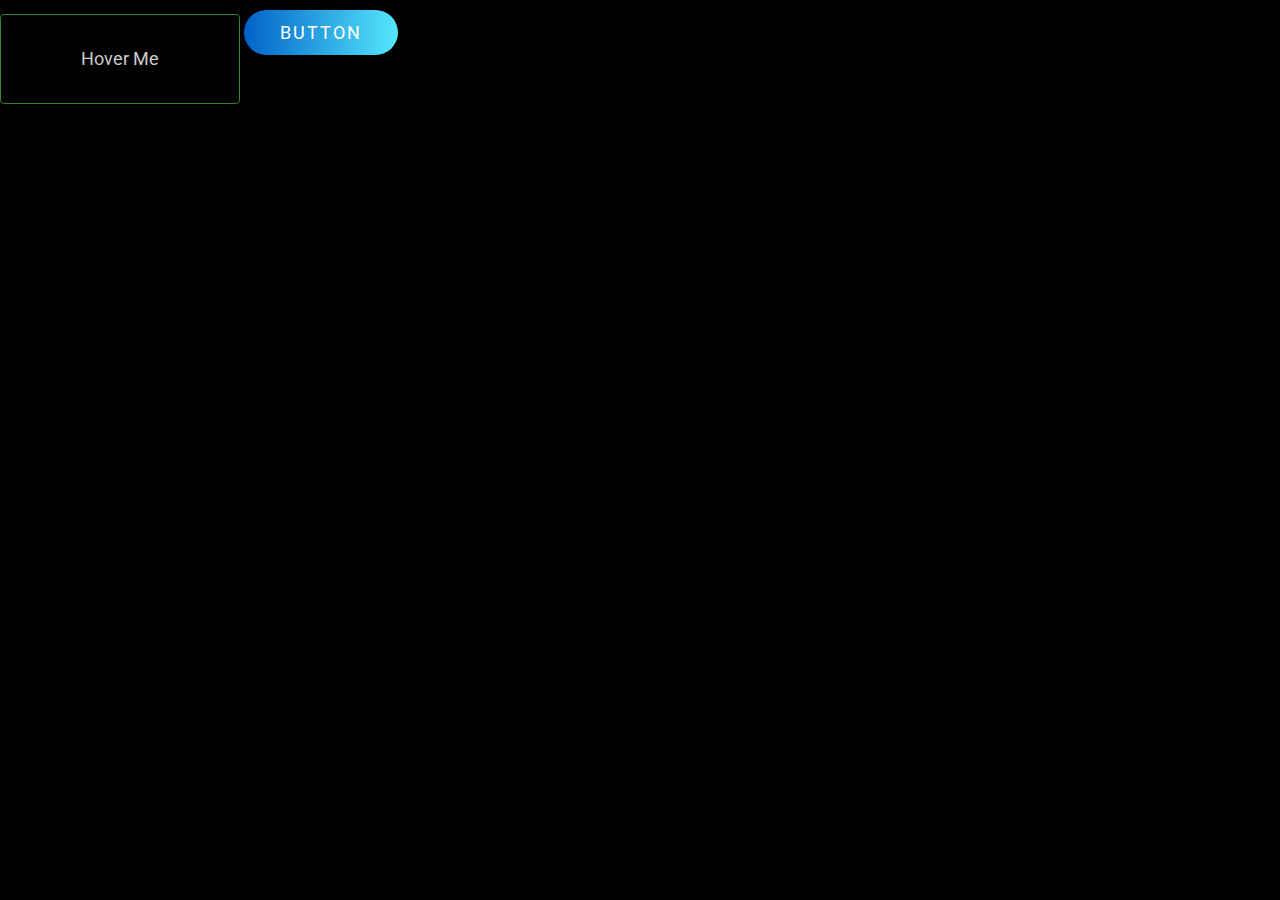
<file: Buttons/index.html>
<!DOCTYPE html>
<html lang="pt-br">

<head>
    <meta charset="UTF-8">
    <meta name="viewport" content="width=device-width, initial-scale=1.0">
    <link rel="stylesheet" href="../normalize.css">
    <link rel="stylesheet" href="style.css">
    <script src="./script.js"></script>
    <title>Buttons</title>
</head>

<body>
    <button type="button" class="btn-hover-light">Hover Me</button>
    <a href="#">Button</a>

</body>

</html>
</file>
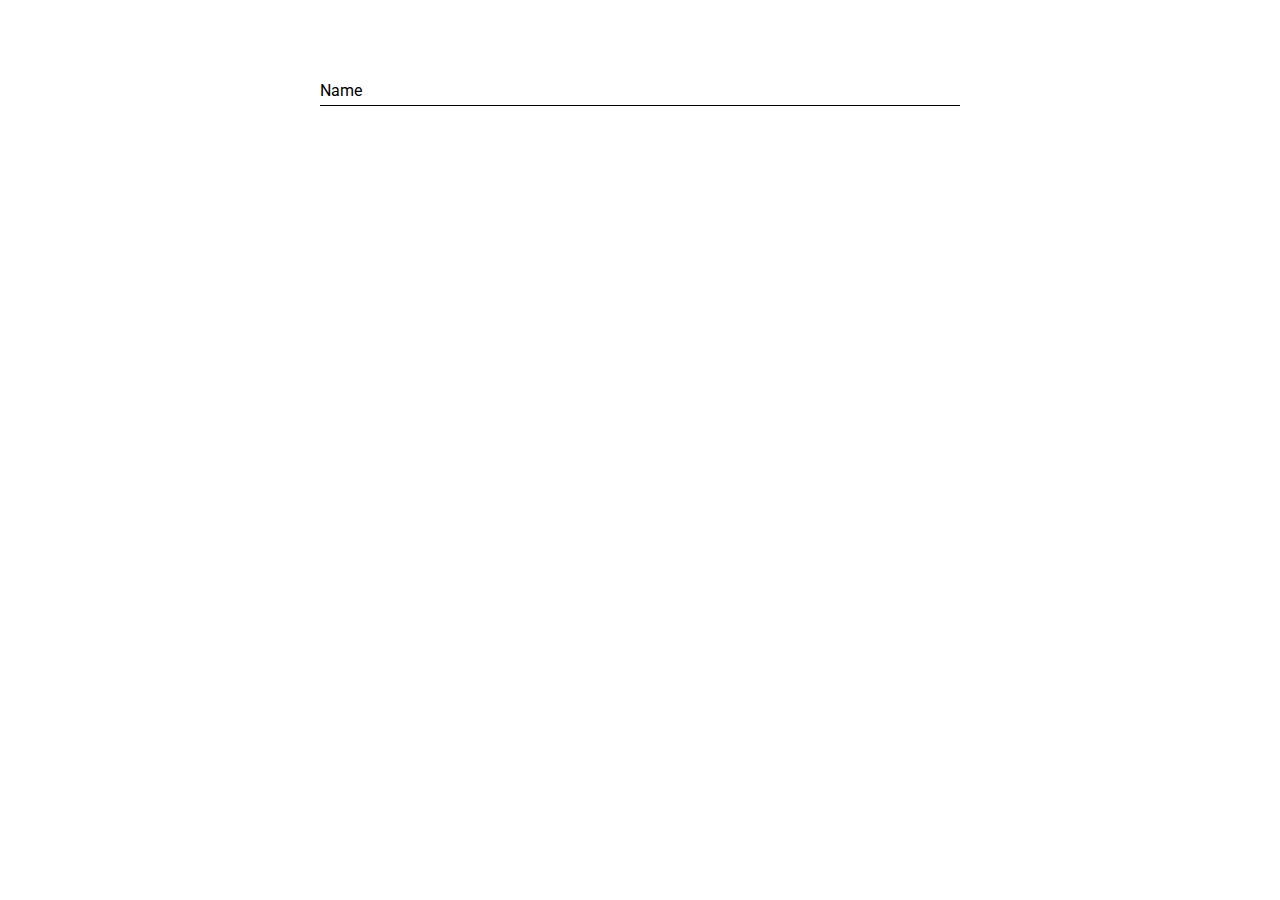
<file: Inputs/index.html>
<!DOCTYPE html>
<html lang="en">
<head>
    <meta charset="UTF-8">
    <meta name="viewport" content="width=device-width, initial-scale=1.0">
    <link rel="stylesheet" href="../normalize.css">
    <link rel="stylesheet" href="style.css">
    <title>Input</title>
</head>
<body>
    <div class="form">
        <input type="text" name="name" autocomplete="off" required />
        <label for="name" class="label-name">
            <span class="content-name">Name</span>
        </label>
    </div>
</body>
</html>
</file>
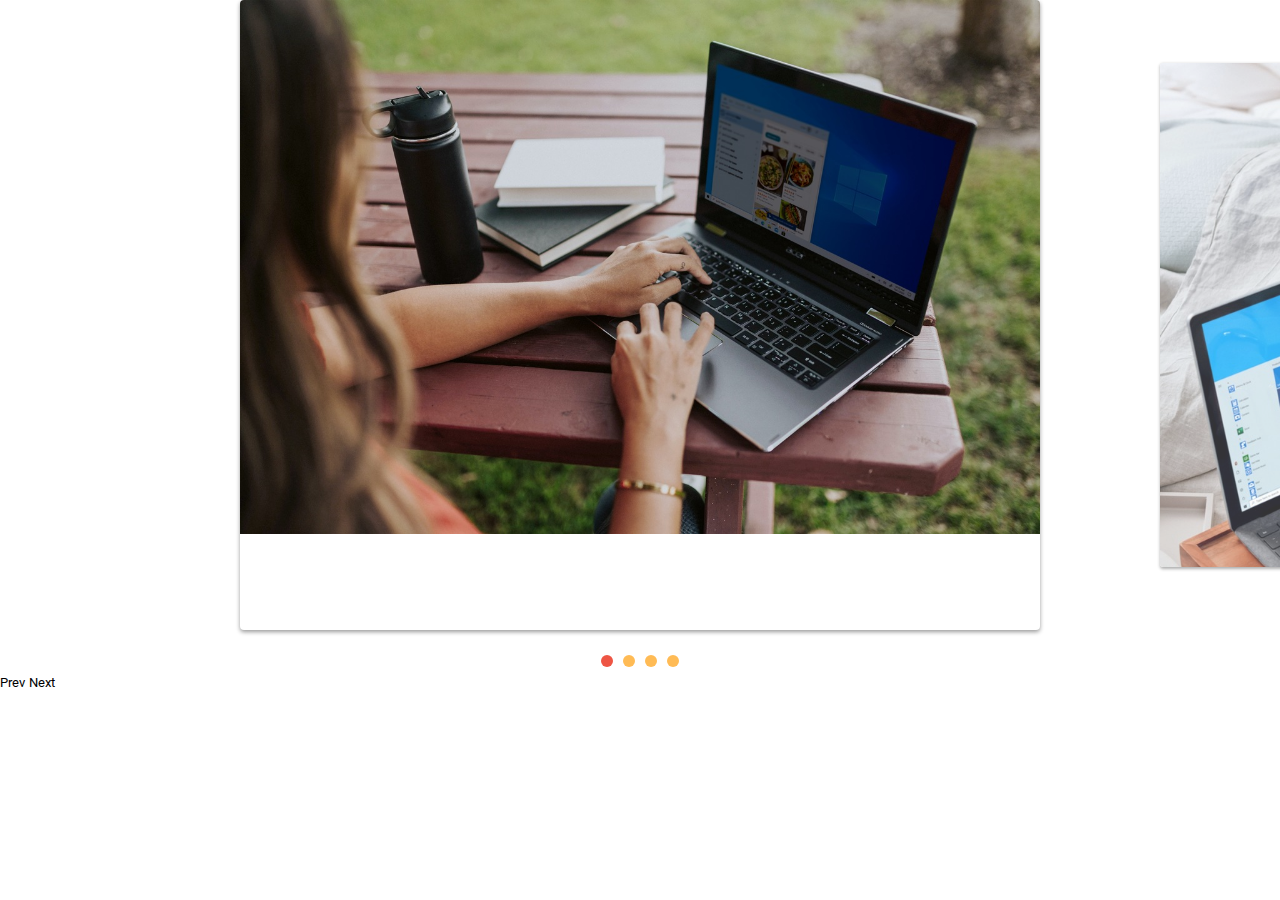
<file: Slider/index.html>
<!DOCTYPE html>
<html lang="pt-br">

<head>
    <meta charset="UTF-8">
    <meta name="viewport" content="width=device-width, initial-scale=1.0">
    <link rel="stylesheet" href="../normalize.css">
    <link rel="stylesheet" href="style.css">
    <title>Slider</title>
</head>

<body>
    <!--SLIDER FADE-->
    <!-- <div id="slider">
        <img class="selected" src="./slider-1.jpg" alt="" srcset="">
        <img src="./slider-2.jpg" alt="" srcset="">
        <img src="./slider-3.jpg" alt="" srcset="">
        <img src="./slider-4.jpg" alt="" srcset="">
    </div>-->

    <div class="slide-wrapper">
        <ul class="slide">
            <li><img src="./slider-1.jpg" alt=""></li>
            <li><img src="./slider-2.jpg" alt=""></li>
            <li><img src="./slider-3.jpg" alt=""></li>
            <li><img src="./slider-4.jpg" alt=""></li>
        </ul>
    </div>
    <div class="arrow-nav">
        <button class="prev">Prev</button>
        <button class="next">Next</button>
    </div>


    <script type="module" src="script.js"></script>
</body>

</html>
</file>
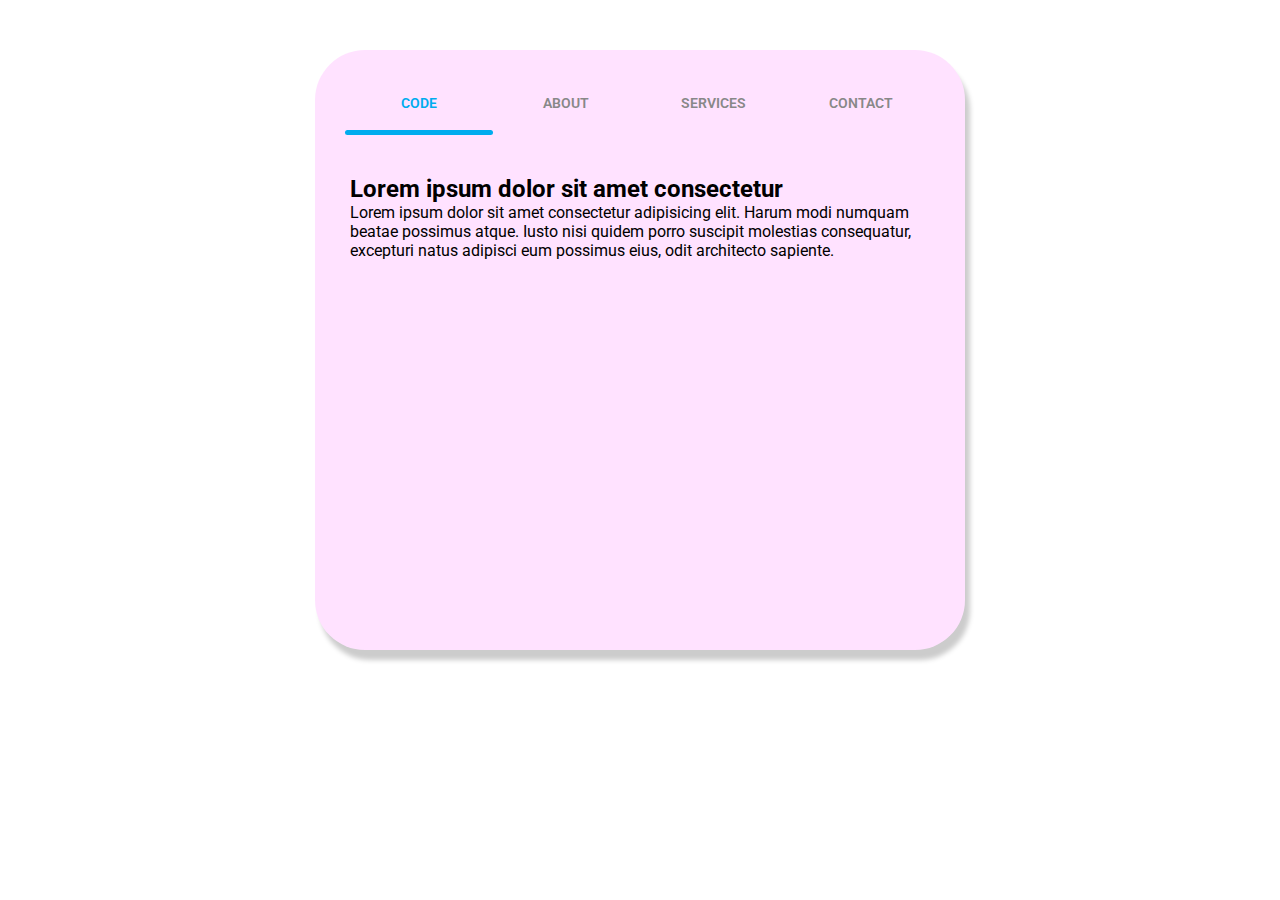
<file: Tab/index.html>
<!DOCTYPE html>
<html lang="pt-br">

<head>
    <meta charset="UTF-8">
    <meta name="viewport" content="width=device-width, initial-scale=1.0">
    <link rel="stylesheet" href="../normalize.css">
    <link rel="stylesheet" href="style.css">
    <link rel="stylesheet" href="https://cdnjs.cloudflare.com/ajax/libs/font-awesome/5.14.0/css/all.min.css"
        integrity="sha512-1PKOgIY59xJ8Co8+NE6FZ+LOAZKjy+KY8iq0G4B3CyeY6wYHN3yt9PW0XpSriVlkMXe40PTKnXrLnZ9+fkDaog=="
        crossorigin="anonymous" />
    <script src="./script.js"></script>
    <title>Tabs</title>
</head>

<body>
    <div class="tab">
        <div class="tab-header">
            <div class="active">
                <i class="fa fa-code"></i>Code
            </div>
            <div>
                <i class="far fa-edit"></i>About
            </div>
            <div>
                <i class="far fa-chart-bar"></i>Services
            </div>
            <div>
                <i class="far fa-envelope"></i>Contact
            </div>
        </div>
        <div class="tab-indicator">

        </div>
        <div class="tab-body">
            <div class="active">
                <h2>Lorem ipsum dolor sit amet consectetur</h2>
                <p>Lorem ipsum dolor sit amet consectetur adipisicing elit. Harum modi numquam beatae possimus atque.
                    Iusto nisi quidem porro suscipit molestias consequatur, excepturi natus adipisci eum possimus eius,
                    odit architecto sapiente.</p>
            </div>
            <div>
                <h2>This is code Section</h2>
                <p>Lorem ipsum dolor sit amet consectetur adipisicing elit. Id, officia? Doloribus molestiae aut sequi
                </p>
            </div>

            <div>
                <h2>This is about Section</h2>
                <p>Lorem ipsum dolor sit amet consectetur adipisicing elit. Id, officia? .</p>
            </div>
            <div>
                <h2>This is services Section</h2>
                <p>Lorem ipsum dolor sit amet consectetur adipisicing elit. Id, officia? Doloribus molestiae aut sequi
                    eius laudantium facere ipsum amet iste eaque impedit nihil asperiores, nisi, tenetur vel fuga!
                    Omnis, molestias.</p>
            </div>
            <div>
                <h2>This is contact Section</h2>
                <p>Lorem ipsum dolor sit amet consectetur adipisicing elit. Id, officia? Doloribus molestiae aut sequi
                    eius laudantium facere ipsum amet iste eaque impedit nihil asperiores, nisi, tenetur vel fuga!
                    Omnis, molestias.</p>
            </div>
        </div>
    </div>


</body>

</html>
</file>
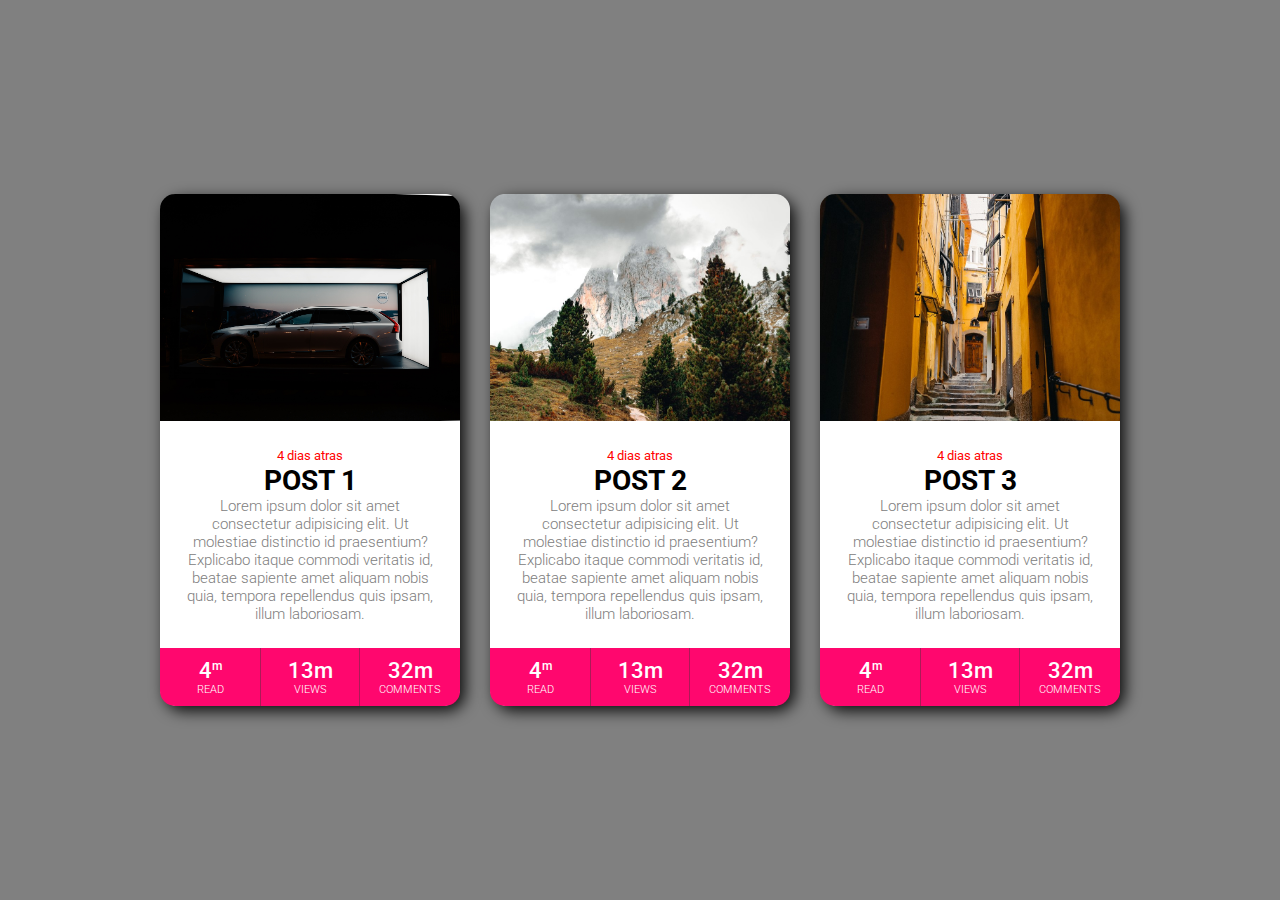
<file: Card/CARD 1/index.html>
<!DOCTYPE html>
<html lang="pr-br">

<head>
    <meta charset="UTF-8">
    <meta name="viewport" content="width=device-width, initial-scale=1.0">
    <link rel="stylesheet" href="../../normalize.css">
    <link rel="stylesheet" href="style.css">
    <title>CARD</title>
</head>

<body>
    <section class="card-container">
        <div class="card">
            <div class="card-image" style="background-image: url('../Images/image-11_Easy-Resize.com.jpg');"></div>
            <div class="card-text">
                <span class="date">4 dias atras</span>
                <h2>POST 1</h2>
                <p>Lorem ipsum dolor sit amet consectetur adipisicing elit. Ut molestiae distinctio id praesentium?
                    Explicabo itaque commodi veritatis id, beatae sapiente amet aliquam nobis quia, tempora repellendus
                    quis
                    ipsam, illum laboriosam.</p>
            </div>
            <div class="card-stats">
                <div class="stat">
                    <div class="value">4<sup>m</sup></div>
                    <div class="type">read</div>
                </div>
                <div class="stat border">
                    <div class="value">13m</div>
                    <div class="type">views</div>
                </div>
                <div class="stat">
                    <div class="value">32m</div>
                    <div class="type">comments</div>
                </div>
            </div>
        </div>

        <div class="card">
            <div class="card-image" style="background-image: url('../Images/image-3_Easy-Resize.com.jpg');"></div>
            <div class="card-text">
                <span class="date">4 dias atras</span>
                <h2>POST 2</h2>
                <p>Lorem ipsum dolor sit amet consectetur adipisicing elit. Ut molestiae distinctio id praesentium?
                    Explicabo itaque commodi veritatis id, beatae sapiente amet aliquam nobis quia, tempora repellendus
                    quis
                    ipsam, illum laboriosam.</p>
            </div>
            <div class="card-stats">
                <div class="stat">
                    <div class="value">4<sup>m</sup></div>
                    <div class="type">read</div>
                </div>
                <div class="stat border">
                    <div class="value">13m</div>
                    <div class="type">views</div>
                </div>
                <div class="stat">
                    <div class="value">32m</div>
                    <div class="type">comments</div>
                </div>
            </div>
        </div>

        <div class="card">
            <div class="card-image" style="background-image: url('../Images/image-6_Easy-Resize.com.jpg');"></div>
            <div class="card-text">
                <span class="date">4 dias atras</span>
                <h2>POST 3</h2>
                <p>Lorem ipsum dolor sit amet consectetur adipisicing elit. Ut molestiae distinctio id praesentium?
                    Explicabo itaque commodi veritatis id, beatae sapiente amet aliquam nobis quia, tempora repellendus
                    quis
                    ipsam, illum laboriosam.</p>
            </div>
            <div class="card-stats">
                <div class="stat">
                    <div class="value">4<sup>m</sup></div>
                    <div class="type">read</div>
                </div>
                <div class="stat border">
                    <div class="value">13m</div>
                    <div class="type">views</div>
                </div>
                <div class="stat">
                    <div class="value">32m</div>
                    <div class="type">comments</div>
                </div>
            </div>
        </div>
    </section>


</body>

</html>
</file>
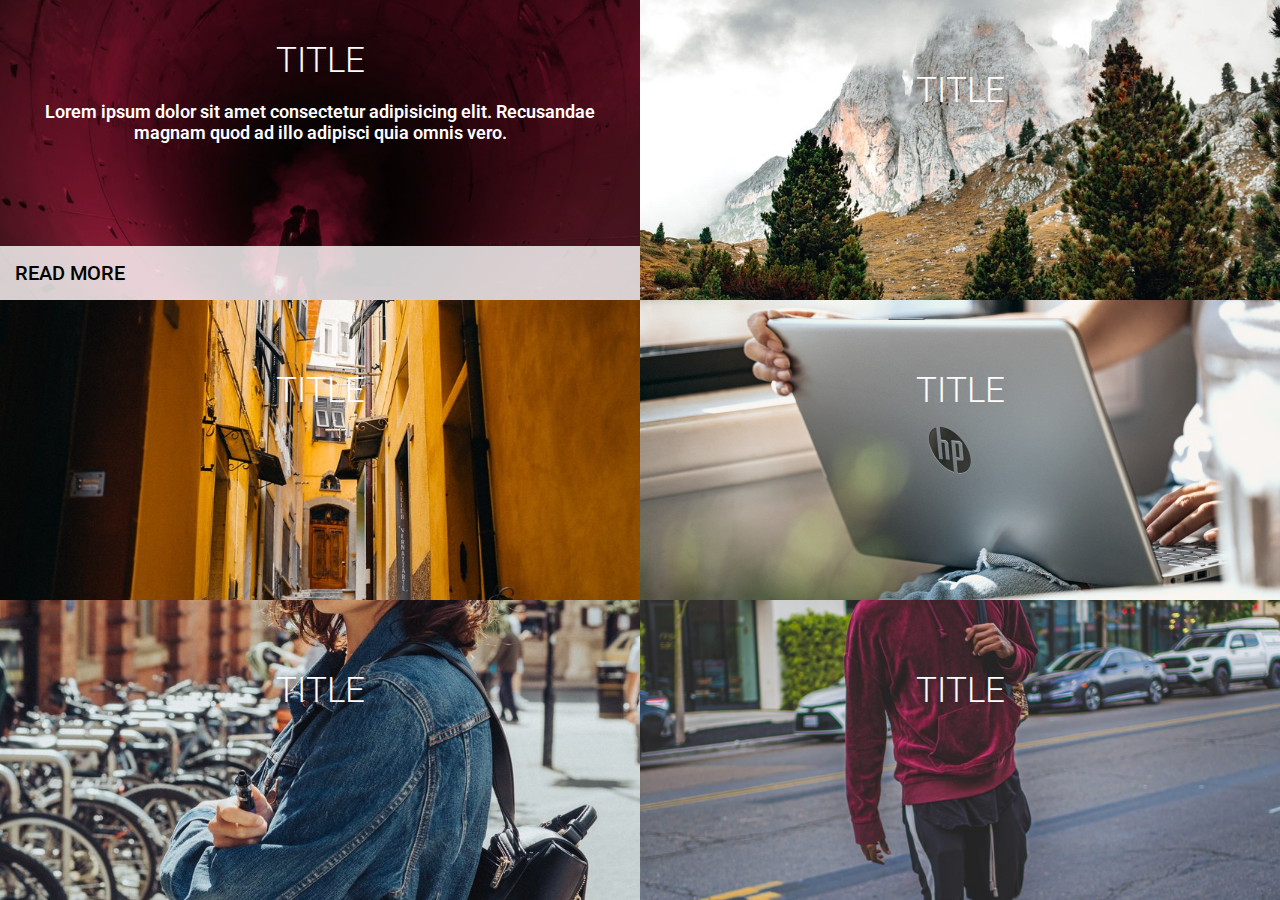
<file: Card/CARD 2/index.html>
<!DOCTYPE html>
<html lang="pt-br">

<head>
    <meta charset="UTF-8">
    <meta name="viewport" content="width=device-width, initial-scale=1.0">
    <title>CARD</title>
    <link rel="stylesheet" href="../../normalize.css">
    <link rel="stylesheet" href="style.css">
    <link rel="stylesheet" href="https://cdnjs.cloudflare.com/ajax/libs/font-awesome/5.14.0/css/all.min.css"
        integrity="sha512-1PKOgIY59xJ8Co8+NE6FZ+LOAZKjy+KY8iq0G4B3CyeY6wYHN3yt9PW0XpSriVlkMXe40PTKnXrLnZ9+fkDaog=="
        crossorigin="anonymous" />
</head>

<body>
    <section class="card-container">
            <div class="card-image" style="background-image: url('../Images/image-10_Easy-Resize.com.jpg');">
                <div class="details">
                    <h2>TITLE</h2>
                    <p>Lorem ipsum dolor sit amet consectetur adipisicing elit. Recusandae magnam quod ad illo adipisci
                        quia omnis vero.</p>
                    <div class="card-more">
                        <a href="#" class="card-read-more">Read More</a>
                        <div class="card-icon-links">
                            <a href="#"><i class="fas fa-heart"></i></a>
                            <a href="#"><i class="fas fa-eye"></i></a>
                            <a href="#"><i class="fas fa-paperclip"></i></a>
                        </div>
                    </div>
                </div>
            </div>
            <div class="card-image" style="background-image: url('../Images/image-3_Easy-Resize.com.jpg');">
                <div class="details">
                    <h2>TITLE</h2>
                    <p>Lorem ipsum dolor sit amet consectetur adipisicing elit. Recusandae magnam quod ad illo adipisci
                        quia omnis vero.</p>
                    <div class="card-more">
                        <a href="#" class="card-read-more">Read More</a>
                        <div class="card-icon-links">
                            <a href="#"><i class="fas fa-heart"></i></a>
                            <a href="#"><i class="fas fa-eye"></i></a>
                            <a href="#"><i class="fas fa-paperclip"></i></a>
                        </div>
                    </div>
                </div>
            </div>
            <div class="card-image" style="background-image: url('../Images/image-6_Easy-Resize.com.jpg');">
                <div class="details">
                    <h2>TITLE</h2>
                    <p>Lorem ipsum dolor sit amet consectetur adipisicing elit. Recusandae magnam quod ad illo adipisci
                        quia omnis vero.</p>
                    <div class="card-more">
                        <a href="#" class="card-read-more">Read More</a>
                        <div class="card-icon-links">
                            <a href="#"><i class="fas fa-heart"></i></a>
                            <a href="#"><i class="fas fa-eye"></i></a>
                            <a href="#"><i class="fas fa-paperclip"></i></a>
                        </div>
                    </div>
                </div>
            </div>
            <div class="card-image" style="background-image: url('../Images/image-14_Easy-Resize.com.jpg');">
                <div class="details">
                    <h2>TITLE</h2>
                    <p>Lorem ipsum dolor sit amet consectetur adipisicing elit. Recusandae magnam quod ad illo adipisci
                        quia omnis vero.</p>
                    <div class="card-more">
                        <a href="#" class="card-read-more">Read More</a>
                        <div class="card-icon-links">
                            <a href="#"><i class="fas fa-heart"></i></a>
                            <a href="#"><i class="fas fa-eye"></i></a>
                            <a href="#"><i class="fas fa-paperclip"></i></a>
                        </div>
                    </div>
                </div>
            </div>
            <div class="card-image" style="background-image: url('../Images/image-9_Easy-Resize.com.jpg');">
                <div class="details">
                    <h2>TITLE</h2>
                    <p>Lorem ipsum dolor sit amet consectetur adipisicing elit. Recusandae magnam quod ad illo adipisci
                        quia omnis vero.</p>
                    <div class="card-more">
                        <a href="#" class="card-read-more">Read More</a>
                        <div class="card-icon-links">
                            <a href="#"><i class="fas fa-heart"></i></a>
                            <a href="#"><i class="fas fa-eye"></i></a>
                            <a href="#"><i class="fas fa-paperclip"></i></a>
                        </div>
                    </div>
                </div>
            </div>
            <div class="card-image" style="background-image: url('../Images/image-7_Easy-Resize.com.jpg');">
                <div class="details">
                    <h2>TITLE</h2>
                    <p>Lorem ipsum dolor sit amet consectetur adipisicing elit. Recusandae magnam quod ad illo adipisci
                        quia omnis vero.</p>
                    <div class="card-more">
                        <a href="#" class="card-read-more">Read More</a>
                        <div class="card-icon-links">
                            <a href="#"><i class="fas fa-heart"></i></a>
                            <a href="#"><i class="fas fa-eye"></i></a>
                            <a href="#"><i class="fas fa-paperclip"></i></a>
                        </div>
                    </div>
                </div>
            </div>
    </section>

</body>

</html>
</file>
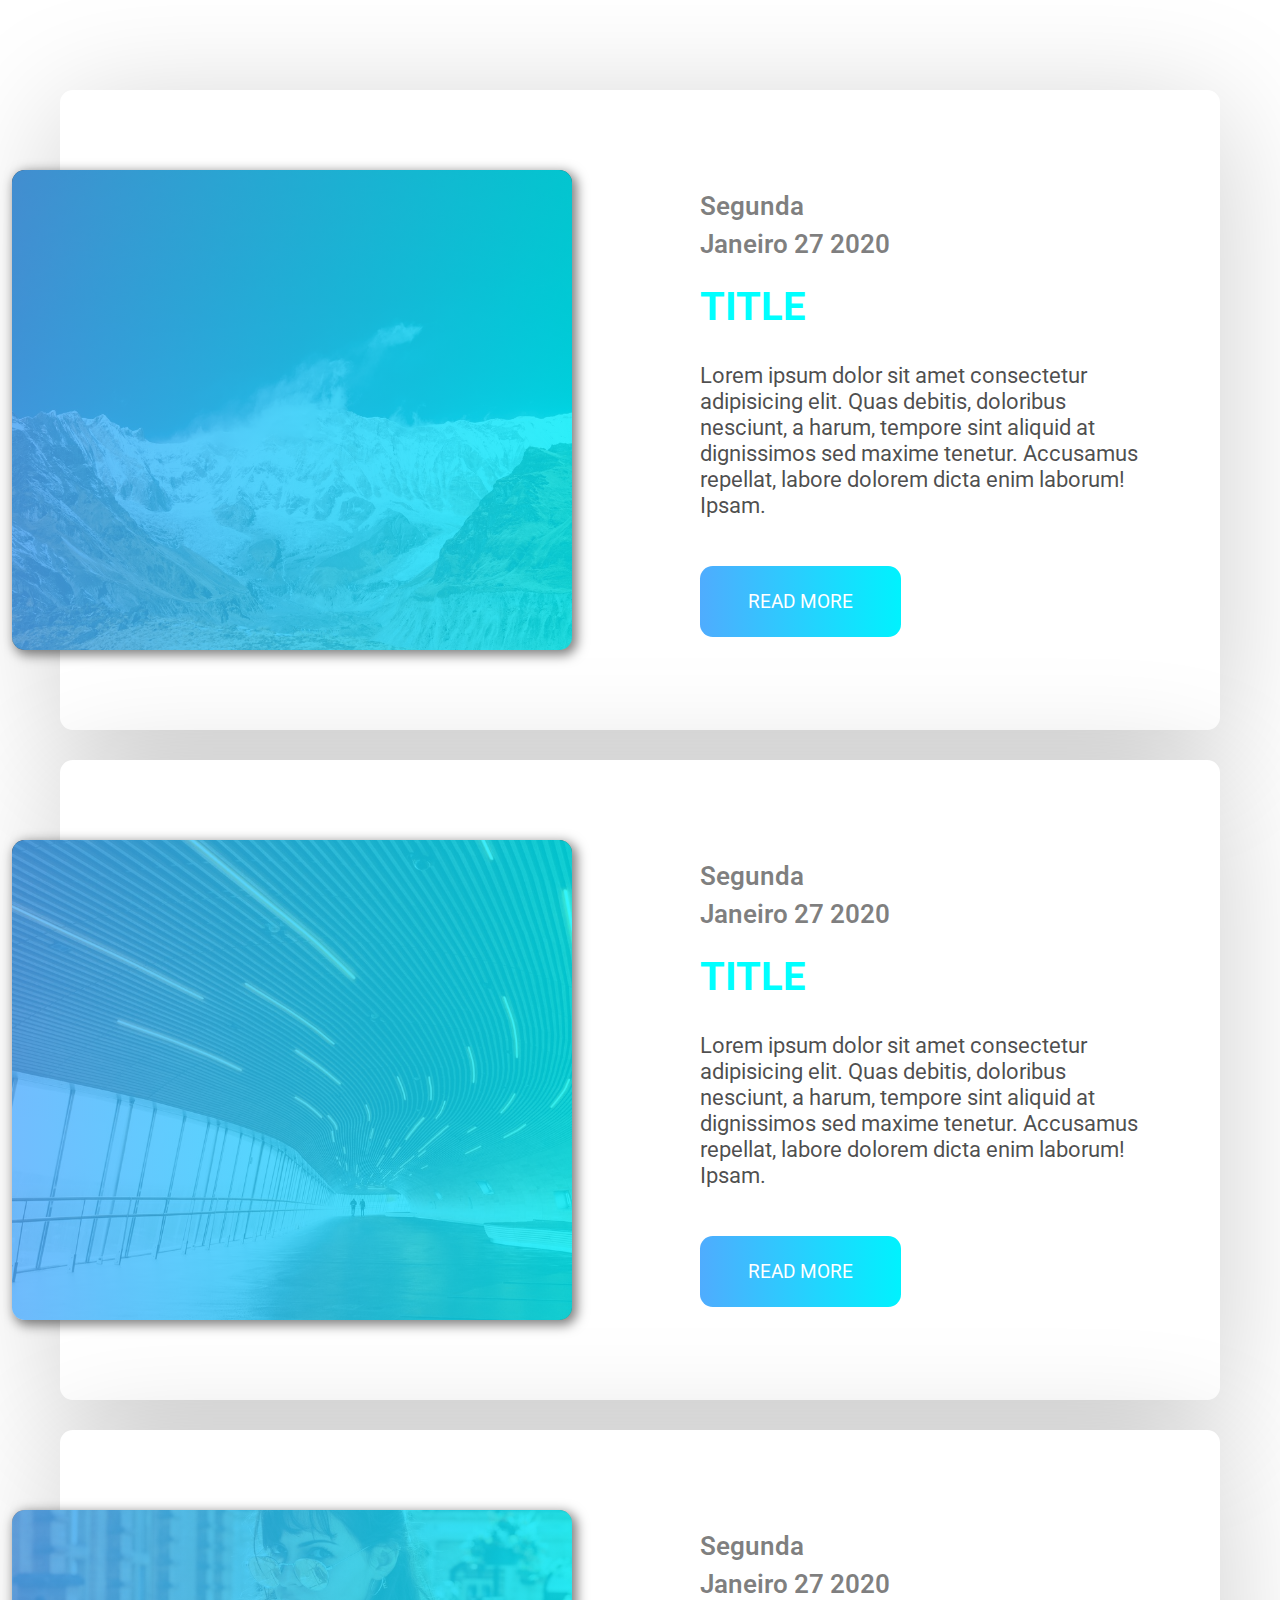
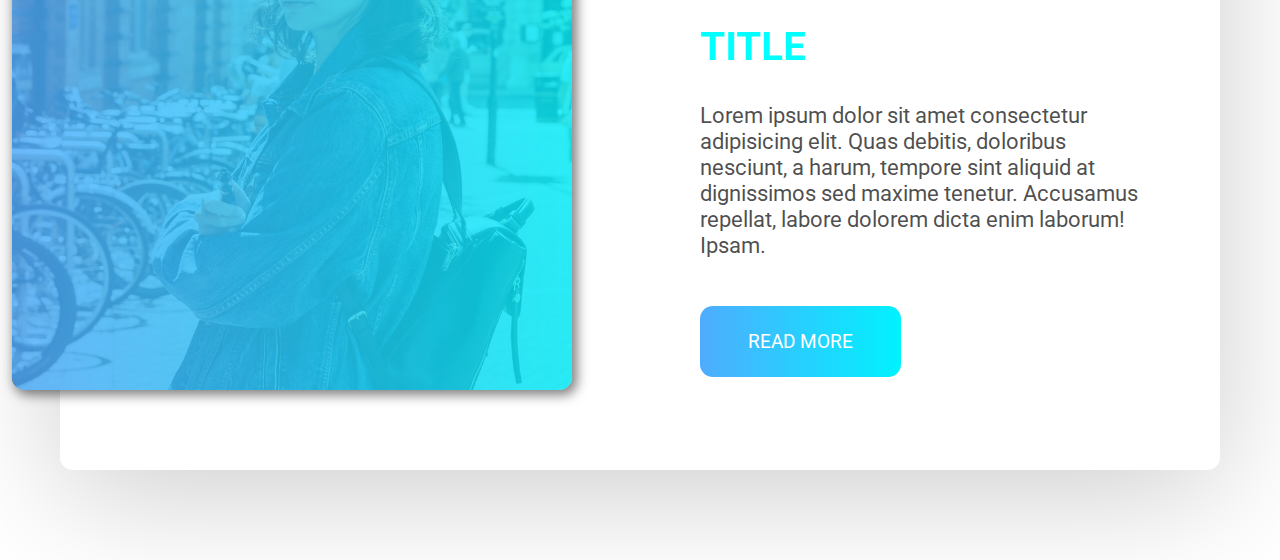
<file: Card/CARD 3/index.html>
<!DOCTYPE html>
<html lang="pt-br">

<head>
    <meta charset="UTF-8">
    <meta name="viewport" content="width=device-width, initial-scale=1.0">
    <title>CARD</title>
    <link rel="stylesheet" href="../../normalize.css">
    <link rel="stylesheet" href="style.css">
</head>

<body>
    <section class="blog-post-container">
        <div class="blog-post">
            <div class="blog-post-img">
                <img src="../Images/image-5_Easy-Resize.com.jpg" alt="">
            </div>
            <div class="blog-post-info">
                <div class="blog-post-date">
                    <span>Segunda</span>
                    <span>Janeiro 27 2020</span>
                </div>
                <h1 class="blog-post-title">TITLE</h1>
                <p class="blog-post-text">
                    Lorem ipsum dolor sit amet consectetur adipisicing elit. Quas debitis, doloribus nesciunt, a
                    harum,
                    tempore sint aliquid at dignissimos sed maxime tenetur. Accusamus repellat, labore dolorem dicta
                    enim laborum! Ipsam.
                </p>
                <a href="#" class="blog-post-link">Read More</a>

            </div>
        </div>
    </section>
    <section class="blog-post-container">
        <div class="blog-post">
            <div class="blog-post-img">
                <img src="../Images/image-2_Easy-Resize.com.jpg" alt="">
            </div>
            <div class="blog-post-info">
                <div class="blog-post-date">
                    <span>Segunda</span>
                    <span>Janeiro 27 2020</span>
                </div>
                <h1 class="blog-post-title">TITLE</h1>
                <p class="blog-post-text">
                    Lorem ipsum dolor sit amet consectetur adipisicing elit. Quas debitis, doloribus nesciunt, a
                    harum,
                    tempore sint aliquid at dignissimos sed maxime tenetur. Accusamus repellat, labore dolorem dicta
                    enim laborum! Ipsam.
                </p>
                <a href="#" class="blog-post-link">Read More</a>

            </div>
        </div>
    </section>

    <section class="blog-post-container">
        <div class="blog-post">
            <div class="blog-post-img">
                <img src="../Images/image-9_Easy-Resize.com.jpg" alt="">
            </div>
            <div class="blog-post-info">
                <div class="blog-post-date">
                    <span>Segunda</span>
                    <span>Janeiro 27 2020</span>
                </div>
                <h1 class="blog-post-title">TITLE</h1>
                <p class="blog-post-text">
                    Lorem ipsum dolor sit amet consectetur adipisicing elit. Quas debitis, doloribus nesciunt, a
                    harum,
                    tempore sint aliquid at dignissimos sed maxime tenetur. Accusamus repellat, labore dolorem dicta
                    enim laborum! Ipsam.
                </p>
                <a href="#" class="blog-post-link">Read More</a>

            </div>
        </div>
    </section>

</body>

</html>
</file>
<file: Buttons/style.css>
body {
    background-color: black;
}

.btn-hover-light {
    color: #ccc;
    width: 240px;
    height: 90px;
    border: 1px solid #338033;
    font-size: 18px;
    border-radius: 4px;
    transition: .6s;
    overflow: hidden;
    position: relative;
}

.btn-hover-light:focus {
    outline: none;
}

.btn-hover-light:before {
    content: '';
    display: block;
    position: absolute;
    background: rgba(255, 255, 255, .5);
    width: 60px;
    height: 100%;
    top: 0;
    left: 0;
    opacity: .5;
    filter: blur(30px);
    transform: translateX(-130px) skewX(-15deg);
}

.btn-hover-light:after {
    content: '';
    display: block;
    position: absolute;
    background: rgba(255, 255, 255, .2);
    width: 30px;
    height: 100%;
    left: 30px;
    top: 0;
    opacity: 0;
    filter: blur(30px);
    transform: translate(-100px) scaleX(-15deg);
}

.btn-hover-light:hover {
    background: #338033;
}

.btn-hover-light:hover:before {
    transform: translateX(300px) skewX(-15deg);
    opacity: .6;
    transition: .7s;
}

.btn-hover-light:hover:after {
    transform: translateX(300px) skewX(-15deg);
    opacity: 1;
    transition: .7s;
}

/*********************************************************/

a {
    position: relative;
    display: inline-block;
    padding: 12px 36px;
    margin: 10px 0;
    color: #fff;
    text-transform: uppercase;
    font-size: 18px;
    letter-spacing: 2px;
    border-radius: 40px;
    background: linear-gradient(90deg, #0162c8, #55e7fc);
    overflow: hidden;
}

span {
    position: absolute;
    background: #fff;
    transform: translate(-50%, -50%);
    pointer-events: none;
    border-radius: 50%;
    animation: animate 1s linear infinite;
}

@keyframes animate {
    0% {
        width: 0px;
        height: 0px;
        opacity: 0.5;
    }

    100%{
        opacity: 0;
        width: 500px;
        height: 500px;
    }
}
</file>
<file: Inputs/style.css>
.form {
    margin: 50px auto;
    width: 50%;
    position: relative;
    height: 50%;
    overflow-x: hidden;
}

.form input {
    width: 100%;
    height: 100%;
    color: #595f6e;
    padding-top: 40px;
}

.form label {
    position: absolute;
    bottom: 0;
    left: 0;
    width: 100%;
    height: 100%;
    pointer-events: none;
    border-bottom: 1px solid black;
}

.form label:after {
    content: '';
    left: 0;
    bottom: -1px;
    position: absolute;
    height: 100%;
    width: 100%;
    border-bottom: 3px solid #5fa8d3;   
    transform: translateX(-100%);
    transition: all .3s ease;
}

.content-name {
    position: absolute;
    bottom: 5px;
    left: 0;
    transition: all .3s ease;
}

.form input:focus + .label-name .content-name, 
.form input:valid + .label-name .content-name{
    transform: translateY(-150%);
    font-size: 14px;
    color: #5fa8d3;
}

.form input:focus + .label-name:after,
.form input:valid  + .label-name:after {
    transform: translateX(0%);
}
</file>
<file: Slider/style.css>
/*SLIDER FADE*/
/* body {
    display: flex;
    justify-content: center;
    align-items: center;
}

#slider {
    width: 500px;
    height: 25vw;
    max-width: 500px;
    max-height: 150px;
    position: relative;
}

#slider img {
    opacity: 0;
    position: absolute;
    width: 100%;
    height: 100%;
    object-fit: cover;
    transition: opacity 800ms;
}

#slider img.selected {
    opacity: 1; 
}
*/


/* SLIDER SCROOL */

.slide-wrapper {
    overflow: hidden;
}

.slide:hover {
    will-change: transform;
}

.slide {
    display: flex;
    height: 70vh;
}

.slide li {
    border-radius: 4px;
    overflow: hidden;
    flex-shrink: 0;
    width: 80vw;
    max-width: 800px;
    margin: 0 20px;
    opacity: .8;
    transform: scale(.8);
    transition: .4s;
    box-shadow: 0 2px 4px rgba(0, 0, 0, .4);
    height: 100%;
}

.slide li img {
    object-fit: cover;
}

.slide li.active {
    opacity: 1;
    transform: scale(1);
}


[data-control='slide'] {
    display: flex;
    justify-content: center;
    margin-top: 20px;
}

[data-control='slide'] li a{
    display: block;
    width: 12px;
    height: 12px;
    background-color: #FB5;
    border-radius: 50%;
    overflow: hidden;
    text-indent: -9999px;
    margin: 5px;
}

[data-control='slide'] li.active a, [data-control='slide'] li a:hover {
    background: #E54;;
}
</file>
<file: Tab/style.css>
.tab {
    margin: 50px auto;
    width: 100%;
    max-width: 650px;
    height: 600px;
    background-color: #f2f2;
    overflow: hidden;
    padding: 20px 30px;
    border-radius: 50px;
    box-shadow: 5px 10px 5px #ccc;
}

.tab .tab-header {
    height: 60px;
    display: flex;
    align-items: center;
    justify-content: space-around;
}

.tab .tab-header > div {
    width: calc(100% / 4);
    text-align: center;
    color: #888;
    font-weight: 600;
    cursor: pointer;
    font-size: 14px;
    text-transform: uppercase;
}

.tab .tab-header > div > i {
    display: block;
    margin-bottom: 5px;
}

.tab .tab-header > div.active {
    color: #00acee;
}

.tab .tab-indicator {
    position: relative;
    width: calc(100% / 4);
    height: 5px;
    background: #00acee;
    left: 0;
    border-radius: 5px;
    transition: all .5s ease-in-out;
}

.tab .tab-body {
    position: relative;
    height: calc(100% - 60px);
    padding: 10px 5px;
}

.tab .tab-body > div {
    position: absolute;
    opacity: 0;
    top: 5%;
    margin-top: 15px;
    transform: scale(0.9);
    transition: all .5s ease-in-out;
}

.tab .tab-body > div.active{
    opacity: 1;
    transform: scale(1);
}
</file>
<file: Card/CARD 1/style.css>
.card-container {
    width: 100vw;/*REMOVER CASO SEJA USADO NUMA PARTE ESPECIFICA DE UMA PAGINA*/
    height: 100vh;/*REMOVER CASO SEJA USADO NUMA PARTE ESPECIFICA DE UMA PAGINA*/
    display: flex;
    justify-content: center;
    align-items: center;
    background-color: gray;
    flex-wrap: wrap;
    font-size: 15px;
}

.card {
    display: grid;
    grid-template-columns: 300px;
    grid-template-rows: 3fr 3fr .6fr;
    grid-template-areas: "image" "text" "stats";
    border-radius: 18px;
    background-color: white;
    box-shadow: 5px 5px 15px rgba(0, 0, 0, 0.9);
    text-align: center;
    transition: 0.5s ease;
    cursor: pointer;
    margin: 15px;
}

.card-image {
    grid-area: 'image';
    border-top-left-radius: 15px;
    border-top-right-radius: 15px;
    background-size: cover;
    background-position: center center;
}

.card-text {
    grid-area: 'text';
    margin: 25px;
}

.card-stats {
    grid-area: 'stats';
    display: grid;
    grid-template-columns: 1fr 1fr 1fr;
    grid-template-rows: 1fr;
    border-bottom-left-radius: 15px;
    border-bottom-right-radius: 15px;
    background-color: rgb( 255, 7, 110);
}

.card-stats .stat {
    display: flex;
    align-items: center;
    justify-content: center;
    flex-direction: column;
    padding: 10px;
    color: white;
}

.card-stats .type {
    font-size: 11px;
    font-weight: 300;
    text-transform: uppercase;
}

.card-stats .value {
    font-size: 22px;
    font-weight: 500;
}
 
.card-text .date {
    color: red;
    font-size: 13px;
}

.card-text p {
    color: grey;
    font-size: 15px;
    font-weight: 300;
}

.card-text h2 {
    margin-top: 0px;
    font-size: 28px;
}

.card-stats .border {
    border-left: 1px solid rgb(172, 26, 87);
    border-right: 1px solid rgb(172, 26, 87);
}

.card-stats .value sup {
    font-size: 12px;
}


.card:hover {
    transform: scale(1.2);
    box-shadow: 5px 5px 15px (rgba(0, 0, 0, 0.6));
}

@media (max-width: 290px) {
    .card {
        grid-template-columns: 250px;
        grid-template-rows: 250px ;
    }
}
</file>
<file: Card/CARD 2/style.css>
.card-container {
    width: 100%;
    display: flex;
    justify-content: flex-start;
    flex-wrap: wrap;
}

.card-image {
    background-position: center;
    background-repeat: no-repeat;
    background-size: cover;
    position: relative;
    flex-basis: 50%;
    max-width: 100%;
    height: 300px;
    overflow: hidden;
}

.card-image:hover  {
    opacity: 1;
}

.card-image .details {
    z-index: 1;
    position: absolute;
    top: 0;

    right: 0;
    color: #fff;
    width: 100%;
    height: 100%;
}

.card-image .details h2 {
    text-align: center;
    font-size: 35px;
    text-transform: uppercase;
    font-weight: 300;
    margin-top: 70px;
    transition:  0.4s all;
}

.card-image:hover .details{
    background-color: rgba(0, 0, 0, 0.3);
}

.card-image:hover .details h2 {
    transform: translateY(-30px);
}

.card-image .details p {
    margin: 30px 30px 0 30px;
    font-size: 18px;
    font-weight: 600;
    text-align: center;
    opacity: 0;
    transition: 0.4s all;
}

.card-image:hover .details p {
    opacity: 1;
    transform: translateY(-40px);
}

.card-more {
    position: absolute;
    background-color: rgba(255, 255, 255, 0.8);
    width: 100%;
    display: flex;
    justify-content: space-between;
    align-items: center;
    padding: 15px;
    bottom: -60px;
    transition: 0.6s all;
}

.card-image:hover .card-more {
    bottom: 0;
}

.card-more .card-read-more {
    color: #000;
    font-size: 20px;
    font-weight: 500;
    text-transform: uppercase;
}

.card-more .card-icon-links i {
    color: #000;
    font-size: 20px; 
}

.card-more .card-icon-links a:not(:last-child) i {
    margin-right: 20px;
}


@media (max-width: 658px) {
    .card-image {
        flex: 100%;
    }
}
</file>
<file: Card/CARD 3/style.css>
body {
    margin: 30px;
    padding: 30px;
}
.blog-post-container {
    display: flex;
    align-items: center;
    justify-content: center;
    margin: 30px 0;
}

.blog-post {
    width: 100%;
    max-width: 98rem;
    padding: 5rem;
    background-color: #fff;
    box-shadow: 0 1.4rem 8rem rgba(0, 0, 0, 0.2);
    display: flex;
    align-items: center;
    border-radius: .8rem;
}

.blog-post-img {
    min-width: 35rem;
    max-width: 35rem;
    height: 30rem;
    transform: translateX(-8rem);
    position: relative;
}

.blog-post-img img {
    width: 100%;
    height: 100%;
    object-fit: cover;
    border-radius: .8rem;
}

.blog-post-img::before {
    content: '';
    position: absolute;
    width: 100%;
    height: 100%;
    top: 0;
    left: 0;
    background: linear-gradient(to right, rgba(79, 172, 254, .8), rgba(0, 242, 254, .8));
    box-shadow: .2rem .2rem .7rem 1px rgba(0, 0, 0, .5);
    border-radius: .8rem;
}

.blog-post-date span {
    display: block;
    color: rgba(0, 0, 0, .5);
    font-weight: 600;
    font-size: 1.6rem;
    margin: .5rem 0;
}

.blog-post-title {
    font-size: 2.5rem;
    margin: 1.5rem 0 2rem;
    text-transform: uppercase;
    color: aqua;
}

.blog-post-text {
    margin-bottom: 3rem;
    font-size: 1.4rem;
    color: rgba(0, 0, 0, 0.7);
}

.blog-post-link {
    display: inline-block;
    padding: 1.5rem 3rem;
    text-transform: uppercase;
    font-size: 1.2rem;
    color: #fff;
    background-image: linear-gradient(to right, #4facfe 0%, #00f2fe 100%);
    border-radius: .8rem;
}

.blog-post-link:hover {
    background-image: linear-gradient(to right, #00f2fe 0%, #4facfe 100%);
}

@media screen and (max-width: 1068px) {
    .blog-post {
        max-width: 80rem;
    }
    .blog-post-img {
        min-width: 30rem;
        max-width: 30rem;
    }
}

@media screen and (max-width: 868px) {
    .blog-post {
        max-width: 70rem;
        padding: 2.5rem;
        flex-direction: column;
    }
    .blog-post-img {
        min-width: 100%;
        max-width: 100%;
        transform: translate(0, -8rem);
    }
}
</file>
